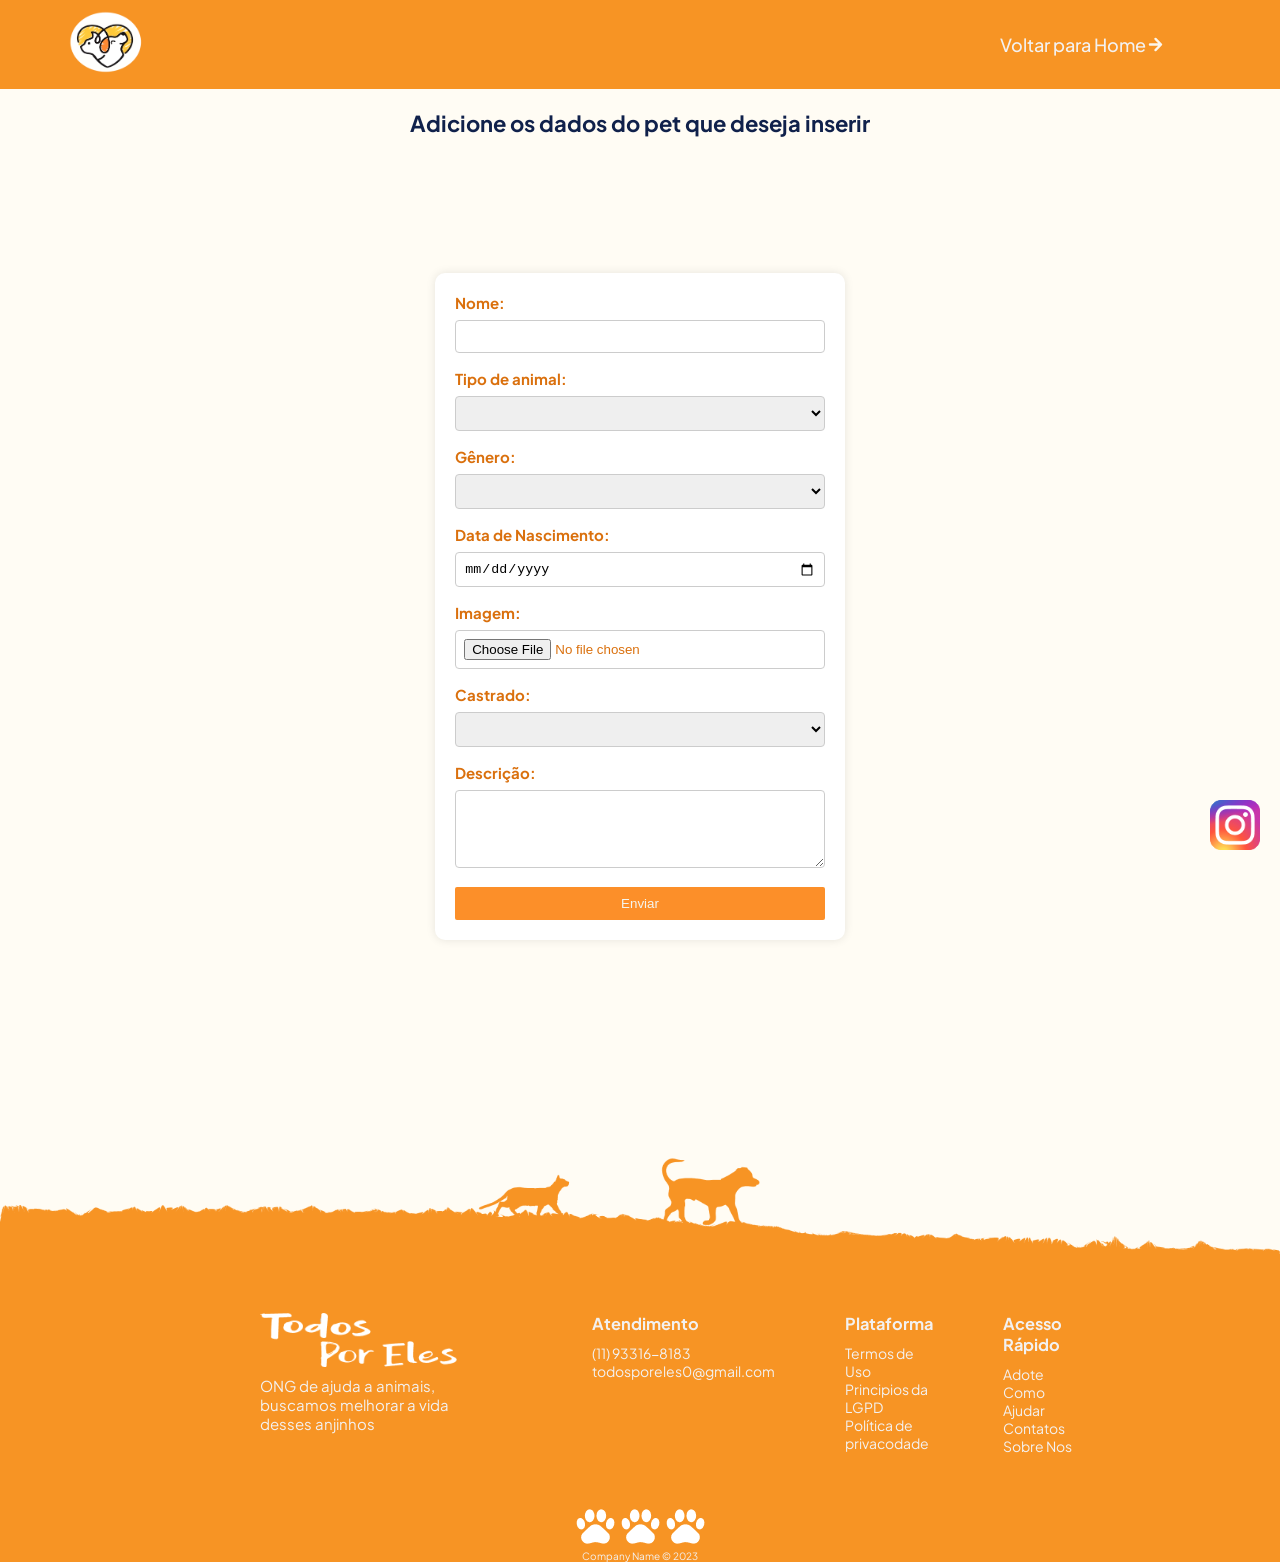
<file: administracao.html>
<!DOCTYPE html>
<html lang="en">

<head>
  <meta charset="UTF-8" />
  <meta http-equiv="X-UA-Compatible" content="IE=edge" />
  <meta name="viewport" content="width=device-width, initial-scale=1.0" />
  <title>Area Administrativa - Todos Por Eles</title>
  <link rel="stylesheet" href="https://unpkg.com/aos@next/dist/aos.css" />
  <link rel="shortcut icon" href="img/fav-icon-pet.png" type="image/x-icon">
  <link rel="stylesheet" href="css/home.css" />
  <link rel="stylesheet" href="css/administracao.css" />
</head>

<body>
  <header class="info-bg">
    <div class="limitador">
      <h1>
        <a id="logo-menu" href="index.html"><img src="img/logo-menu.png" alt="Logo" /></a>
      </h1>
      <nav>
        <ul class="menu" id="menu-restrito">
          <li>
            <a href="index.html">Voltar para Home <svg xmlns="http://www.w3.org/2000/svg" width="19" height="19"
                viewBox="0 0 24 24" fill="none" stroke="#fcf6ec" stroke-width="3" stroke-linecap="round"
                stroke-linejoin="round">
                <path d="M5 12h13M12 5l7 7-7 7" />
              </svg></a>
          </li>
        </ul>
      </nav>
    </div>
  </header>

  <main>
    <h2>Adicione os dados do pet que deseja inserir</h2>
    <div class="assunto">
      <form method="post" enctype="multipart/form-data">
        <label for="nome">Nome:</label>
        <input type="text" id="nome" name="nome" required>

        <label for="tipoAnimal">Tipo de animal:</label>
        <select id="tipoAnimal" name="tipoAnimal" required>
          <option value=""></option>
          <option value="Gato">Gato</option>
          <option value="Cachorro">Cachorro</option>
          <option value="Outro">Outro</option>
        </select>

        <label for="genero">Gênero:</label>
        <select id="genero" name="genero" required>
          <option value=""></option>
          <option value="Fêmea">Fêmea</option>
          <option value="Macho">Macho</option>
        </select>

        <label for="dataNascimento">Data de Nascimento:</label>
        <input type="date" id="dataNascimento" name="dataNascimento">

        <label for="imagem">Imagem:</label>
        <input type="file" id="imagem" name="imagem" accept="image/*">

        <label for="castrado">Castrado:</label>
        <select id="castrado" name="castrado" required>
          <option value=""></option>
          <option value="Castrado">Castrado</option>
          <option value="Não Castrado">Não Castrado</option>
        </select>

        <label for="descricao">Descrição:</label>
        <textarea id="descricao" name="descricao" rows="4" required></textarea>

        <button class="btn-form" type="submit">Enviar</button>
      </form>
      <div id="btnInstagram">
        <a target="_blank/" href="https://www.instagram.com/todosporeles_/"><img src="img/icon-instagram-fixo.png"
            alt=""></a>
      </div>
      <!-- <fieldset>
            <input placeholder="+55 | DD + Telefone" type="tel" tabindex="3" required>
            </fieldset> -->

    </div>
    <div id="btnInstagram">
      <a target="_blank/" href="https://www.instagram.com/todosporeles_/"><img src="img/icon-instagram-fixo.png"
          alt=""></a>
    </div>
  </main>
  <img src="img/footer-decoracaoo.png" alt="" class="dec">
  <footer>
    <div class="container-footer-rotas">
      <div class="logo-footer">
        <img src="img/todos-por-eles.png" alt="">
        <p>ONG de ajuda a animais, buscamos melhorar a vida desses anjinhos</p>
      </div>
      <div class="footer-atendimento">
        <h3>Atendimento</h3>
        <ul>
          <li><a href="sobre-nos.html">(11) 93316-8183</a></li>
          <li><a href="sobre-nos.html">todosporeles0@gmail.com</a></li>
        </ul>
      </div>
      <div class="footer-plataforma">
        <h3>Plataforma</h3>
        <ul>
          <li><a href="#">Termos de Uso</a></li>
          <li><a href="#">Principios da LGPD</a></li>
          <li><a href="#">Política de privacodade</a></li>
        </ul>
      </div>
      <div class="footer-mapa">
        <h3>Acesso Rápido</h3>
        <ul>
          <li><a href="adocao.html">Adote</a></li>
          <li><a href="#">Como Ajudar</a></li>
          <li><a href="sobre-nos.html">Contatos</a></li>
          <li><a href="sobre-nos.html#quem-somos.html">Sobre Nos</a></li>
        </ul>
      </div>
    </div>
    <div class="sub-footer">
      <div class="redes-sociais">
        <a href="#" class="icon-instagram"><img src="img/patinha.png" alt=""></a>
        <a href="#" class="icon-facebook"><img src="img/patinha.png" alt=""></i></a><a href="#">
          <a href="#" class="icon-git"><img src="img/patinha.png" alt=""></a>
      </div>
      <p class="copyright">Company Name © 2023</p>
    </div>
  </footer>
  <script src="js/toggle-switch.js"></script>
  <div vw class="enabled">
    <div vw-access-button class="active"></div>
    <div vw-plugin-wrapper>
      <div class="vw-plugin-top-wrapper"></div>
    </div>
  </div>
  <script src="https://vlibras.gov.br/app/vlibras-plugin.js"></script>
  <script>
    new window.VLibras.Widget('https://vlibras.gov.br/app');
  </script>
  <script src="js/inserirCachorro.js"></script>
</body>

</html>
</file>
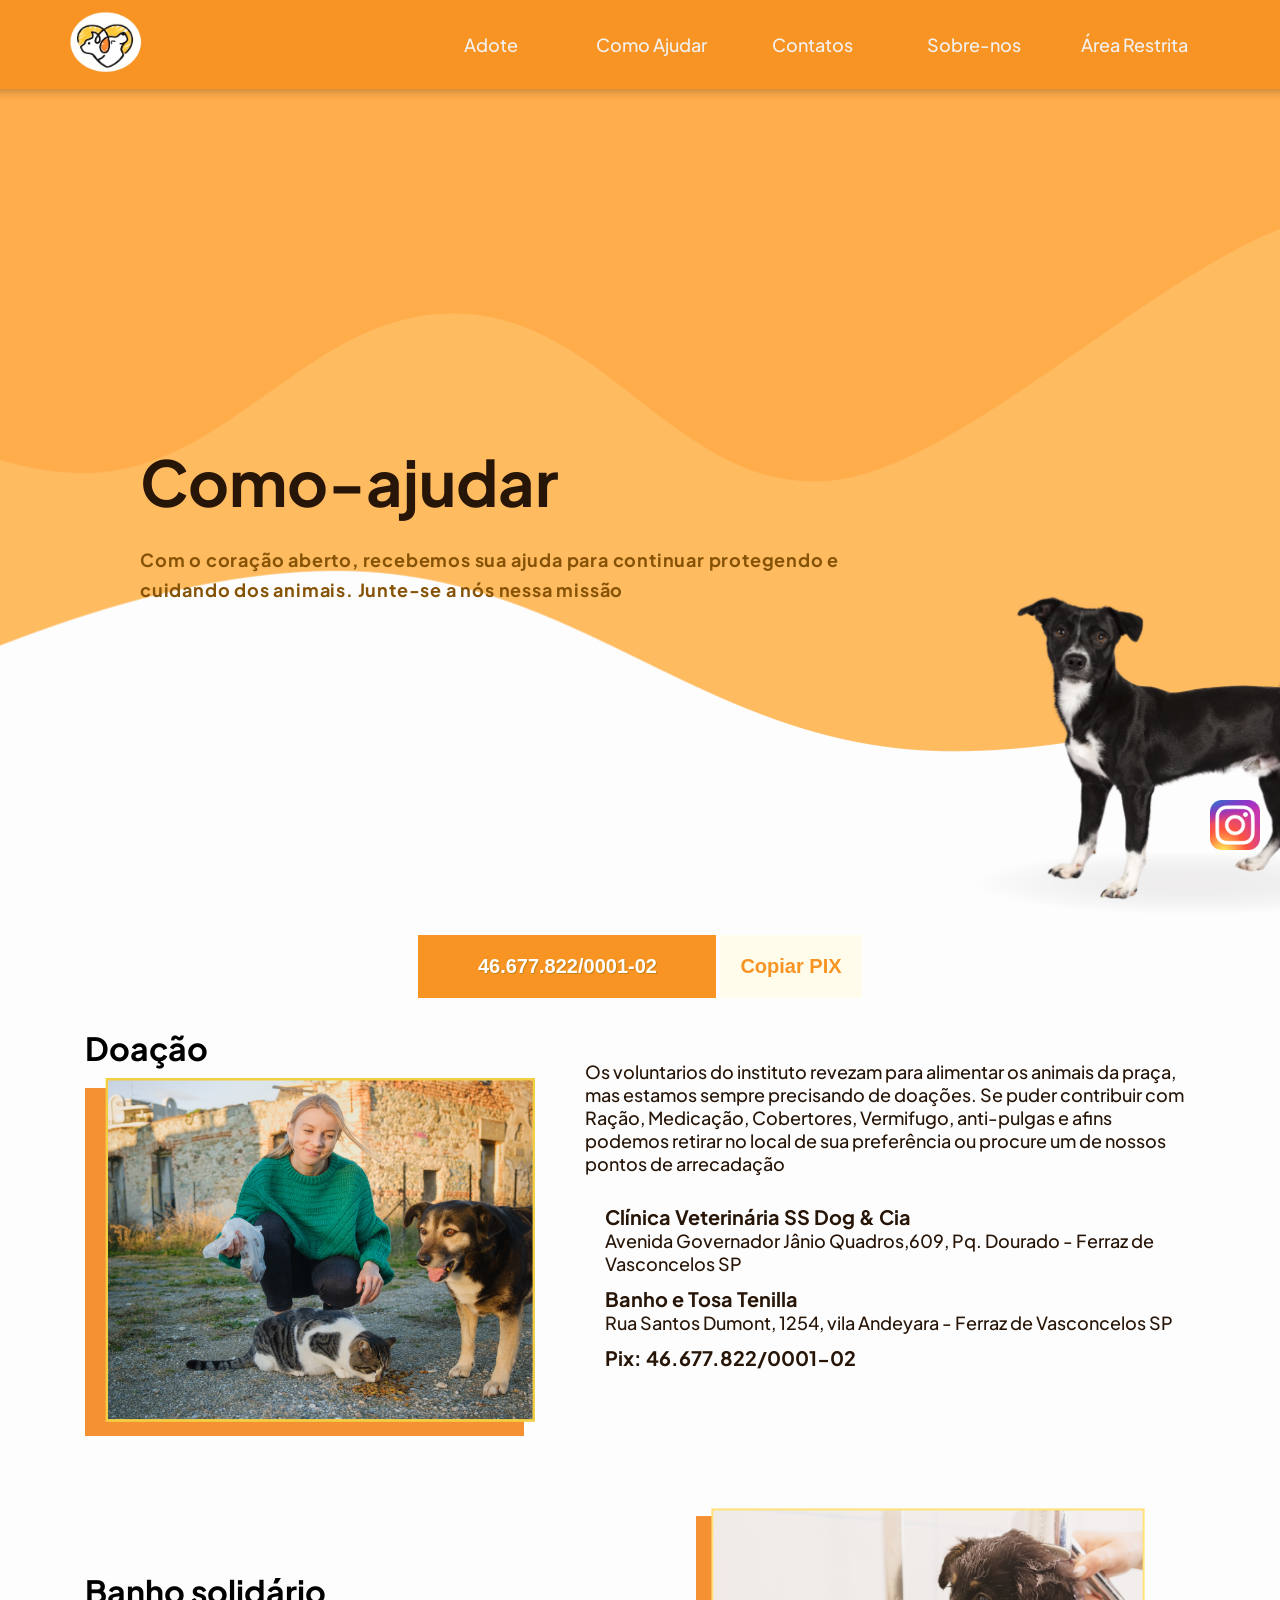
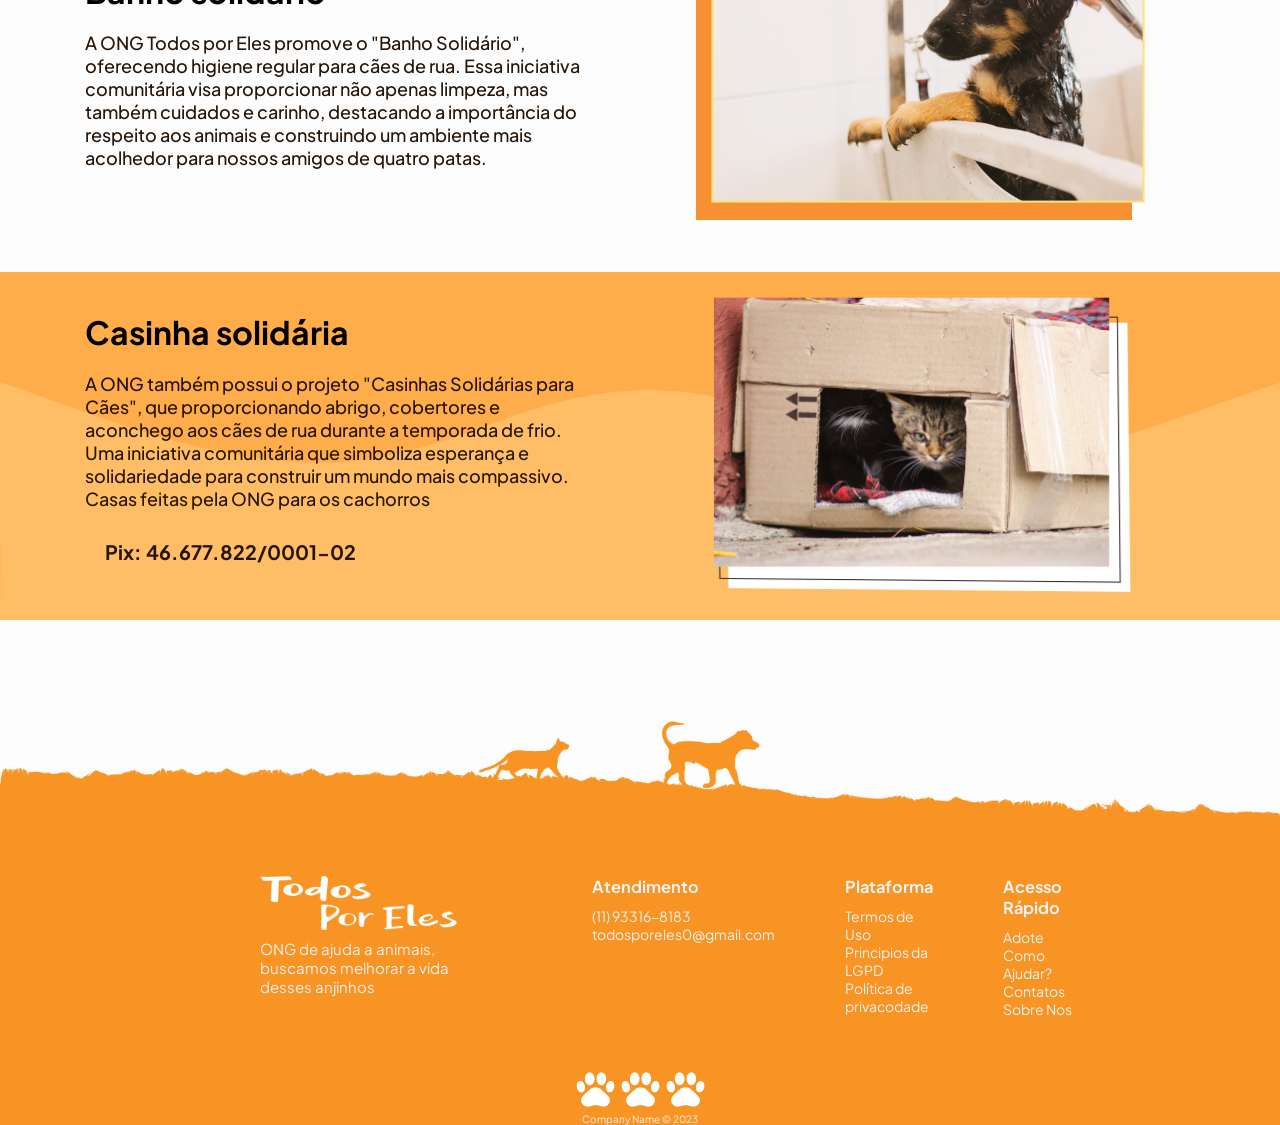
<file: como-ajudar.html>
<!DOCTYPE html>
<html lang="en">

<head>
  <meta charset="UTF-8" />
  <meta http-equiv="X-UA-Compatible" content="IE=edge" />
  <meta name="viewport" content="width=device-width, initial-scale=1.0" />
  <title>Adoção - Todos Por Eles</title>
  <link rel="stylesheet" href="https://unpkg.com/aos@next/dist/aos.css" />
  <link rel="shortcut icon" href="img/fav-icon-pet.png" type="image/x-icon">
  <link rel="stylesheet" href="css/home.css" />

  <link rel="stylesheet" href="css/como-ajudar.css" />

</head>

<body>
  <header class="info-bg">
    <div class="limitador">
      <h1>
        <a id="logo-menu" href="index.html"><img src="img/logo-menu.png" alt="Logo" /></a>
      </h1>
      <nav>
        <h2>
          <a href="" class="icone"><img src="img/icon-menu.svg" alt="icone de menu"></a>
        </h2>
        <ul class="menu">
          <li><a href="adocao.html">Adote</a></li>
          <li><a href="como-ajudar.html">Como Ajudar</a></li>
          <li><a href="sobre-nos.html">Contatos</a></li>
          <li><a href="sobre-nos.html#quem-somos">Sobre-nos</a></li>
          <li><a href="login.html">Área Restrita</a></li>
        </ul>
      </nav>
    </div>
  </header>

  <main>

    <article class="destaque-adocao">
      <div class="destaque-texto">
        <h2>Como-ajudar</h2>
          <p>Com o coração aberto, recebemos sua ajuda para continuar protegendo e cuidando dos animais. Junte-se a nós nessa missão</p>
      </div>
    </article>

        
    <section id="pix">
      <input type="text" id="pixInput"  value="46.677.822/0001-02" readonly>
      <button onclick="copyToClipboard()" >Copiar PIX</button>
    </section>


    <div class="section-banner limitador">
      <div class="img-field">
        <div class="title-field">
          <h4 class="title">Doação</h4>
        </div>
        <img src="img/doacao.png" alt="">
      </div>
      <div class="text-field">
       <p>
        Os voluntarios do instituto revezam para alimentar os animais da praça, mas estamos sempre precisando de doações. Se puder contribuir com Ração, Medicação, Cobertores, Vermifugo, anti-pulgas e afins podemos retirar no local de sua preferência ou procure um de nossos pontos de arrecadação</p>
        <ul>
          <li>
            <h3>Clínica Veterinária SS Dog & Cia</h3>
            <p>Avenida Governador Jânio Quadros,609, Pq. Dourado - Ferraz de Vasconcelos SP</p>
          </li>
          <li>
            <h3>Banho e Tosa Tenilla</h3>
            <p>Rua Santos Dumont, 1254, vila Andeyara - Ferraz de Vasconcelos SP</p>
          </li>
          <li>
            <h3>Pix: 46.677.822/0001-02</h3>
          </li>
        </ul>
      </div>
    </div>

    <div class=" section-banner section2 limitador">
      <div class="text-field">
        <div class="title-field">
          <h4 class="title">Banho solidário</h4>
        </div>
        <p>A ONG Todos por Eles promove o "Banho Solidário", oferecendo higiene regular para cães de rua. Essa
          iniciativa comunitária visa proporcionar não apenas limpeza, mas também cuidados e carinho, destacando a
          importância do respeito aos animais e construindo um ambiente mais acolhedor para nossos amigos de quatro
          patas.</p>

      </div>
      <div class="img-field">
        <img src="img/banho.png" alt="">
      </div>
    </div>

      <div class="section3">
        <div class="limitador section-banner section2">
          <div class="text-field">
            <div class="title-field">
              <h4 class="title">Casinha solidária</h4>
            </div>
              <p>A ONG também possui o projeto "Casinhas Solidárias para Cães", que proporcionando abrigo, cobertores e
                aconchego aos cães de rua durante a temporada de frio. Uma iniciativa comunitária que simboliza esperança e solidariedade para construir um
                mundo mais compassivo. Casas feitas pela ONG para os cachorros</p>
                <ul>
                  <li>
                    <h3>Pix: 46.677.822/0001-02</h3>
                  </li>
                </ul>
          </div>
          <div class="img-field">
            <img src="img/casinha.png" alt="">
          </div>
        </div>
      </div>


    <div id="btnInstagram">
      <a target="_blank/" href="https://www.instagram.com/todosporeles_/"><img src="img/icon-instagram-fixo.png"
          alt=""></a>
    </div>
  </main>


  <!-- Footer -->

  <img id="footer-decoracao" src="img/footer-decoracaoo.png" alt="" class="dec">
  <footer>
    <div class="container-footer-rotas">
      <div class="logo-footer">
        <img src="img/todos-por-eles.png" alt="">
        <p>ONG de ajuda a animais, buscamos melhorar a vida desses anjinhos</p>
      </div>
      <div class="footer-atendimento">
        <h3>Atendimento</h3>
        <ul>
          <li><a href="sobre-nos.html">(11) 93316-8183</a></li>
          <li><a href="sobre-nos.html">todosporeles0@gmail.com</a></li>
        </ul>
      </div>
      <div class="footer-plataforma">
        <h3>Plataforma</h3>
        <ul>
          <li><a href="#">Termos de Uso</a></li>
          <li><a href="#">Principios da LGPD</a></li>
          <li><a href="#">Política de privacodade</a></li>
        </ul>
      </div>
      <div class="footer-mapa">
        <h3>Acesso Rápido</h3>
        <ul>
          <li><a href="adocao.html">Adote</a></li>
          <li><a href="#">Como Ajudar?</a></li>
          <li><a href="sobre-nos.html">Contatos</a></li>
          <li><a href="sobre-nos.html#quem-somos.html">Sobre Nos</a></li>
        </ul>
      </div>
    </div>
    <div class="sub-footer">
      <div class="redes-sociais">
        <a href="#" class="icon-instagram"><img src="img/patinha.png" alt=""></a>
        <a href="#" class="icon-facebook"><img src="img/patinha.png" alt=""></i></a><a href="#">
          <a href="#" class="icon-git"><img src="img/patinha.png" alt=""></a>
      </div>
      <p class="copyright">Company Name © 2023</p>
    </div>
  </footer>

  <!-- Js -->
  <script src="js/menu.js"></script>
  <!-- Copiar Pix -->
  <script>
    function copyToClipboard() {
      const input = document.getElementById('pixInput');
      navigator.clipboard.writeText(input.value).then(() => {
        alert('Pix copiado');
      });
    }
  </script>
  
  <div vw class="enabled">
    <div vw-access-button class="active"></div>
    <div vw-plugin-wrapper>
      <div class="vw-plugin-top-wrapper"></div>
    </div>
  </div>
  <script src="https://vlibras.gov.br/app/vlibras-plugin.js"></script>
  <script>
    new window.VLibras.Widget('https://vlibras.gov.br/app');
  </script>

</body>






</html>
</file>
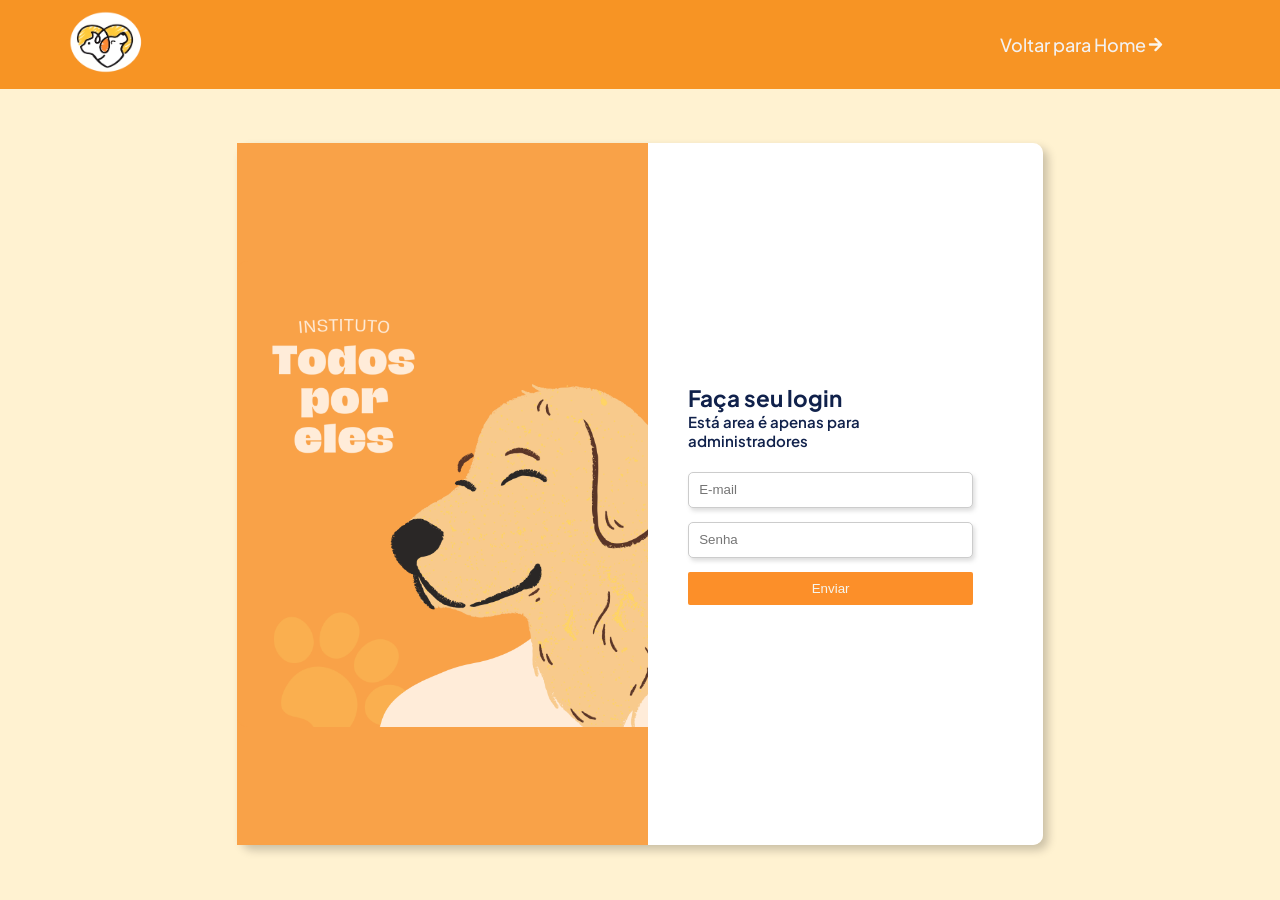
<file: login.html>
<!DOCTYPE html>
<html lang="pt-br">

<head>
  <meta charset="UTF-8">
  <meta name="viewport" content="width=device-width, initial-scale=1.0">
  <title>Login</title>
  <link rel="stylesheet" href="css/home.css">
  <link rel="stylesheet" href="css/login.css">
</head>
<header class="info-bg">
  <div class="limitador">
    <h1>
      <a id="logo-menu" href="index.html"><img src="img/logo-menu.png" alt="Logo" /></a>
    </h1>
    <nav>
      <ul class="menu" id="menu-restrito">
        <li>
          <a href="index.html">Voltar para Home <svg xmlns="http://www.w3.org/2000/svg" width="19" height="19"
              viewBox="0 0 24 24" fill="none" stroke="#fcf6ec" stroke-width="3" stroke-linecap="round"
              stroke-linejoin="round">
              <path d="M5 12h13M12 5l7 7-7 7" />
            </svg></a>

        </li>
      </ul>
    </nav>
  </div>
</header>

<body>
  <main>
    <div class="container-login">
      <div class="form-img-login">
        <img src="img/login-img.png" alt="">
      </div>

      <div class="form-login">
        <form method="post" class="row g-3" id="loginForm">
          <div class="form-header">
            <h2>Faça seu login</h2>
            <p>Está area é apenas para administradores</p>
          </div>
          <div>
            <input type="email" placeholder="E-mail" name="email" id="email">
            <input type="password" placeholder="Senha" name="password" id="password">
            <button id="mn" class="btn-form" type="submit"> Enviar </button>
          </div>
        </form>
      </div>
    </div>
  </main>
  <script src="https://cdn.jsdelivr.net/npm/bootstrap@5.3.1/dist/js/bootstrap.bundle.min.js"
    integrity="sha384-HwwvtgBNo3bZJJLYd8oVXjrBZt8cqVSpeBNS5n7C8IVInixGAoxmnlMuBnhbgrkm"
    crossorigin="anonymous"></script>
  <script src="js/formController.js"></script>

</body>

</html>
</file>
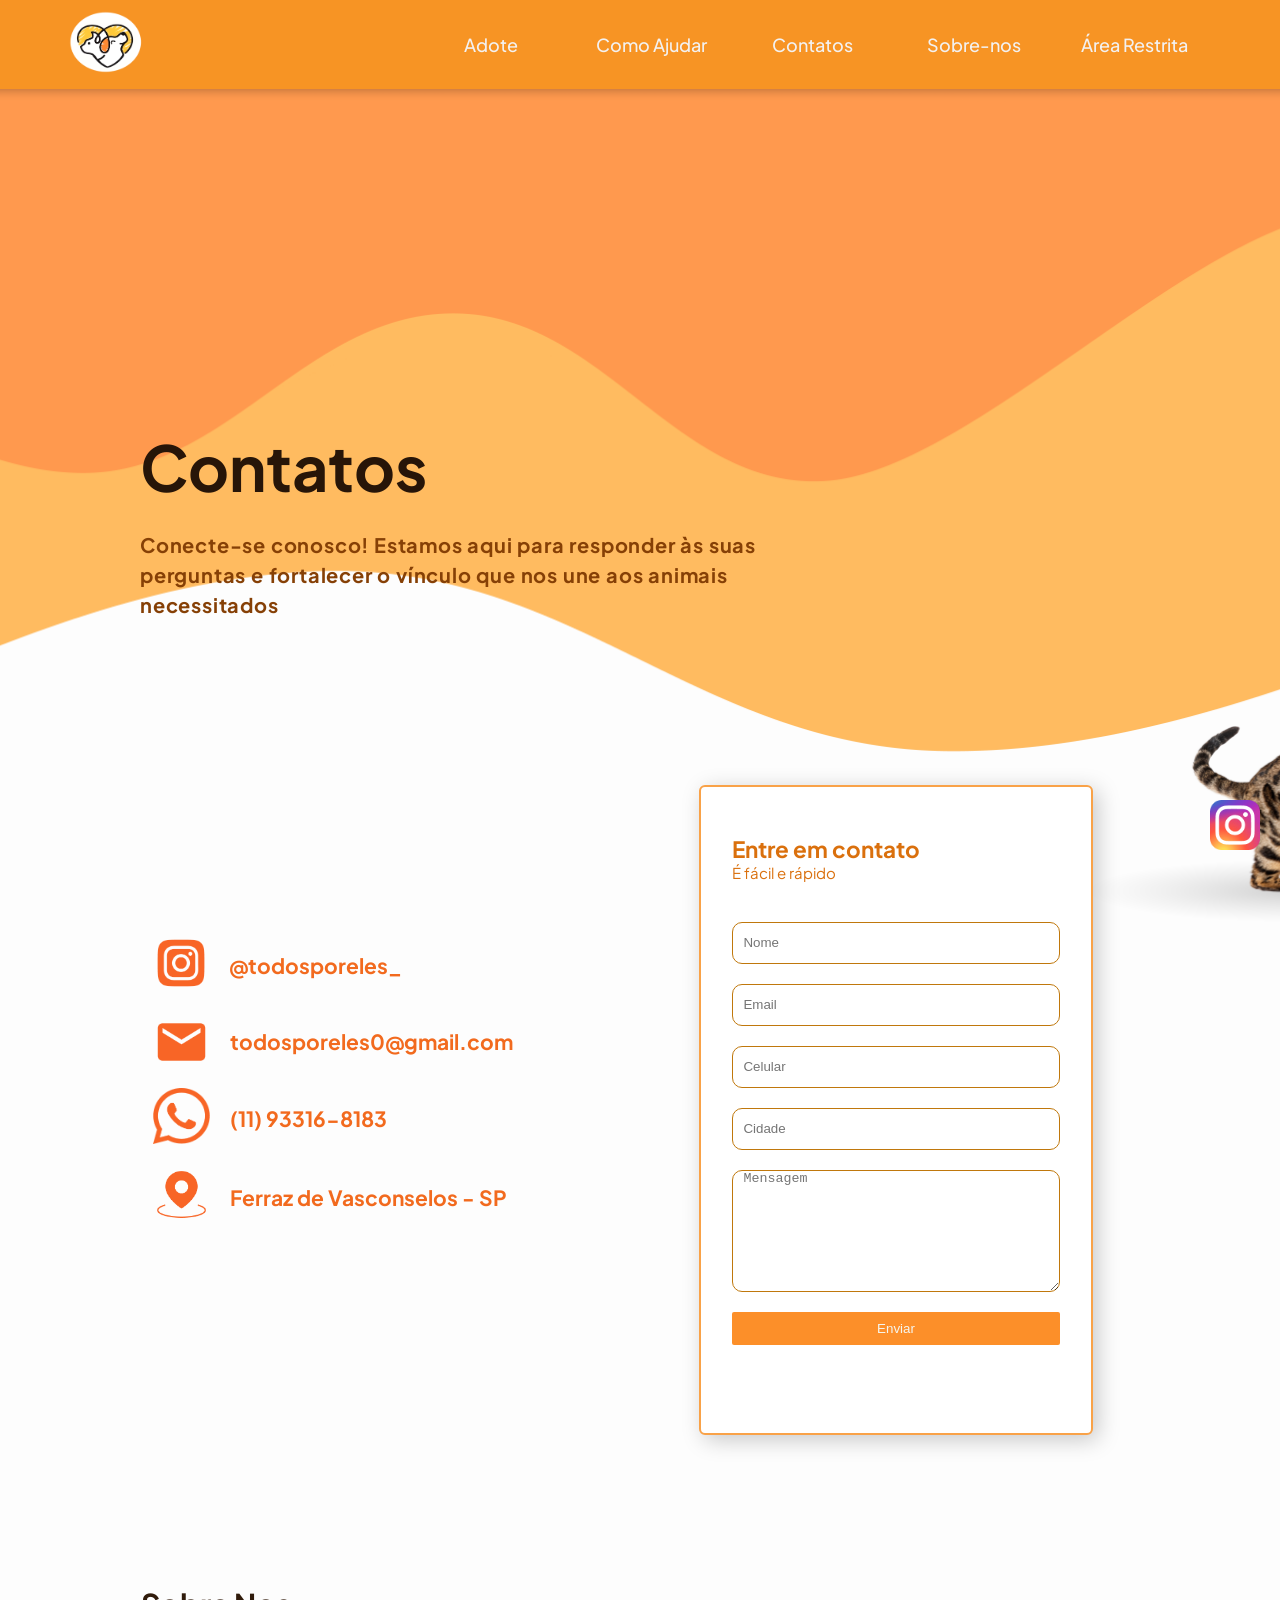
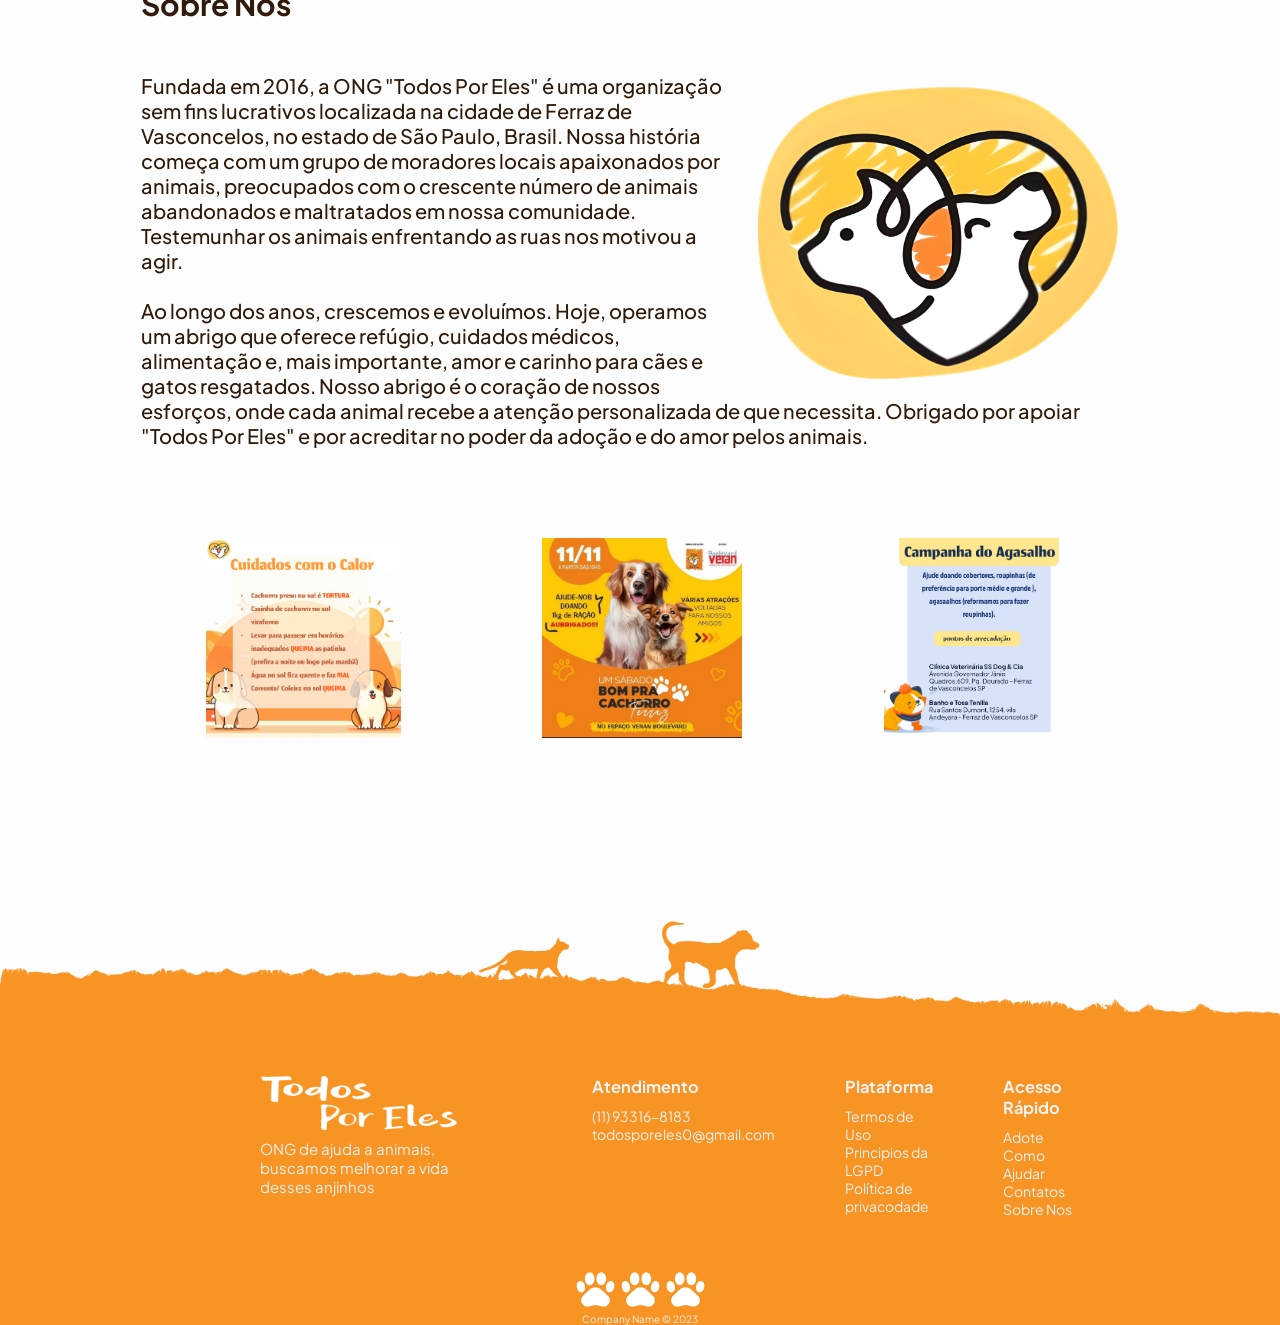
<file: sobre-nos.html>
<!DOCTYPE html>
<html lang="en">
    <head>
      <meta charset="UTF-8" />
      <meta http-equiv="X-UA-Compatible" content="IE=edge" />
      <meta name="viewport" content="width=device-width, initial-scale=1.0" />
      <title>Quem Somos - Todos Por Eles</title>
      <link rel="shortcut icon" href="img/fav-icon-pet.png" type="image/x-icon">
      <link rel="stylesheet" href="css/home.css"/>
      <link rel="stylesheet" href="css/sobre-nos.css"/>

          <!-- importação do css do plugin lightbox -->
    <link href="lightbox/css/lightbox.min.css" rel="stylesheet" />

    </head>
      <body>
        <header class="info-bg">
          <div class="limitador">
            <h1>
              <a id="logo-menu" href="index.html"
              ><img src="img/logo-menu.png" alt="Logo"
              /></a>
            </h1>
            <nav>
              <h2>
                <a href="" class="icone"><img src="img/icon-menu.svg" alt="icone de menu"></a>
              </h2>
              <ul class="menu">
                <li><a href="adocao.html">Adote</a></li>
                <li><a href="como-ajudar.html">Como Ajudar</a></li>
                <li><a href="sobre-nos.html">Contatos</a></li>
                <li><a href="sobre-nos.html#quem-somos">Sobre-nos</a></li>
                <li><a href="login.html">Área Restrita</a></li>
              </ul>
            </nav>
          </div>
        </header>   

      <main>
        <article class="destaque-adocao">
          <div class="destaque-texto">
              <h2 >Contatos</h2>
              <p>Conecte-se conosco! Estamos aqui para responder às suas perguntas e fortalecer o vínculo que nos une aos animais necessitados</p>
          </div>
        </article>


          <section id="contatos-container">
            <div class="todos-contatos">
              <ul>
                <div>
                  <a href="https://www.instagram.com/todosporeles_/"><img src="img/icon-instagram.png" alt=""></a><li>  @todosporeles_</li>
                </div>
                <div>
                  <img src="img/icon-email.png" alt=""><li>  todosporeles0@gmail.com</li>
                </div>
                <div>
                  <a href="https://api.whatsapp.com/send?phone=5511933168183&text=Vim%20pelo%20seu%20site%20e"target="_blank"><img src="img/icon-whatsapp.png" alt=""></a><li>  (11) 93316-8183</li>
                </div>
                <div>
                  <a href=""><img src="img/icon-local.png" alt=""></a><li>  Ferraz de Vasconselos - SP</li>
                </div>
              </ul>
            </div>
            <div class="contato-form">
              <form action="https://formspree.io/f/moqozqoo" method="POST">
                <h1 class="text center">Entre em contato</h1>
                <p class="text center">É fácil e rápido</p>
                    <input required type="text" name="nome" id="nome" placeholder="Nome">

                    <input type="email" name="email" id="email" placeholder="Email">

                    <input required id="celular" name="celular" type="tel" placeholder="Celular">

                    <input type="text" id="cidade" name="cidade" placeholder="Cidade">

                  <textarea name="mensagem" id="textarea" rows="8" placeholder="Mensagem"required></textarea>
                  <button id="my-form-button" class="btn-form" type="submit">Enviar</button>
                 <p id="my-form-status"></p>
              </form>
            </div>
          </section>

          <article class="text-contatos limitador">
            <h2 id="quem-somos">Sobre Nos </h2><br><br>
            <img src="img/logo-sobre-nos.png" alt="">
            <p>Fundada em 2016, a ONG "Todos Por Eles" é uma organização sem fins lucrativos localizada na cidade de Ferraz de Vasconcelos, no estado de São Paulo, Brasil.
              Nossa história começa com um grupo de moradores locais apaixonados por animais, preocupados com o crescente número de animais abandonados e maltratados em nossa comunidade. Testemunhar os animais enfrentando as ruas nos motivou a agir.</p><br>
              <p>Ao longo dos anos, crescemos e evoluímos. Hoje, operamos um abrigo que oferece refúgio, cuidados médicos, alimentação e, mais importante, amor e carinho para cães e gatos resgatados. Nosso abrigo é o coração de nossos esforços, onde cada animal recebe a atenção personalizada de que necessita.
                Obrigado por apoiar "Todos Por Eles" e por acreditar no poder da adoção e do amor pelos animais.</p>
          </article>

          <article class="fotos-ong limitador">
            <figure class="galeria-ong">
                <a href="img/postagem1.png" data-lightbox="galeria" data-title="  Cuidados com o calor"><img src="img/postagem1.png" alt=""></a>
                <a href="img/postagem2.png" data-lightbox="galeria" data-title="  Feira de adoção"><img src="img/postagem2.png" alt=""></a>
                <a href="img/postagem3.png" data-lightbox="galeria" data-title="  Campanha do agasalho"><img src="img/postagem3.png" alt=""></a>
            </figure>
          </article>

          <div id="btnInstagram">
            <a target="_blank/" href="https://www.instagram.com/todosporeles_/"><img src="img/icon-instagram-fixo.png" alt=""></a>
          </div>

    </main>  

    <img id="footer-decoracao" src="img/footer-decoracaoo.png" alt="" class="dec">
    <footer>
      <div class="container-footer-rotas">
        <div class="logo-footer">
          <img src="img/todos-por-eles.png" alt="">
          <p>ONG de ajuda a animais, buscamos melhorar a vida desses anjinhos</p>
        </div>
        <div class="footer-atendimento">
          <h3>Atendimento</h3>
          <ul>
            <li><a href="sobre-nos.html">(11) 93316-8183</a></li>
            <li><a href="sobre-nos.html">todosporeles0@gmail.com</a></li>
          </ul>
        </div>
        <div class="footer-plataforma">
            <h3>Plataforma</h3>
            <ul>
                <li><a href="#">Termos de Uso</a></li>
                <li><a href="#">Principios da LGPD</a></li>
                <li><a href="#">Política de privacodade</a></li>
            </ul>
        </div>
        <div class="footer-mapa">
            <h3>Acesso Rápido</h3>
            <ul>
                <li><a href="adocao.html">Adote</a></li>
                <li><a href="#">Como Ajudar</a></li>
                <li><a href="sobre-nos.html">Contatos</a></li>
                <li><a href="sobre-nos.html">Sobre Nos</a></li>
            </ul>
        </div>
      </div>
      <div class="sub-footer">
        <div class="redes-sociais">
            <a href="#" class="icon-instagram"><img src="img/patinha.png" alt=""></a>
            <a href="#" class="icon-facebook"><img src="img/patinha.png" alt=""></i></a><a href="#">
            <a href="#"class="icon-git"><img src="img/patinha.png" alt=""></a>
        </div>
        <p class="copyright">Company Name © 2023</p>
      </div>
    </footer>

    
    <script src="js/toggle-switch.js"></script>
    <script src="js/menu.js"></script>

        <!-- biblioteca jquery LIGHTBOX-->
        <script src="https://cdnjs.cloudflare.com/ajax/libs/jquery/3.6.4/jquery.min.js"></script>

        <!-- importando o plugin lightbox-->
        <script src="lightbox/js/lightbox.min.js"></script>
        <script>
          lightbox.option({
             alwaysShowNavOnTouchDevices: true,
            'resizeDuration': 200,
            'wrapAround': true,
             albumLabel: "Foto %1 de %2"
          })
      </script>
      
        <!-- Vlibras -->
    <div vw class="enabled">
      <div vw-access-button class="active"></div>
      <div vw-plugin-wrapper>
        <div class="vw-plugin-top-wrapper"></div>
      </div>
    </div>
  <script src="https://vlibras.gov.br/app/vlibras-plugin.js"></script>
  <script>
    new window.VLibras.Widget('https://vlibras.gov.br/app');
  </script>
  </body>
</html>
</file>
<file: css/home.css>
@import url("https://fonts.googleapis.com/css2?family=Plus+Jakarta+Sans:wght@300;400;500;600;700&display=swap");

* {
  box-sizing: border-box;
  margin: 0;
  padding: 0;
}

:root {
  --font-family-primary: "Plus Jakarta Sans", sans-serif;
  --primary-color: #f79424;
  --secondary-color: #eb8f27;
  --tertiary-color: #e7cc6b;
  --quaternary-color: #f3f1f0;
  --quinary-color: #39394a;
  --letter-spacing: 0.8px;
  --margin-primary: 11.5rem;
}

html {
  font-size: 10px;
  scroll-behavior: smooth;
  margin: 0;
  font-family: 'Rajdhani', sans-serif;
  
}

/* Cor de fundo do scroll */
::-webkit-scrollbar {
  background-color: #f5f5f5; 
  width: 15px;
}
/* Cor da barra de rolagem */
::-webkit-scrollbar-thumb {
  background-color: var(--secondary-color); 
  height: 200px;
}

body {
  font-family: var(--font-family-primary);
  background-color: #FFBE41;
  color: var(--quaternary-color);

  display: flex;
  min-height: 100vh;
  flex-direction: column;
}

main {
  flex: 1;
  margin-bottom: 100px;
}

img:not(header h1 a img) {
  max-width: 100%;
}

button {
  cursor: pointer;
}

.limitador {
  margin: 0 auto;
  max-width: 1150px;
  width: calc(
    100% - 100px
  ); /* a largura é a largura total menos 100px (50px para cada lado) */
}
.limitador1{
  width: 95vw;
  margin: auto;
}



/* Menu */
header{
  position: sticky;
  top: 0;
  z-index: 10;
  padding: 11px;
}

.info-bg {
  position: sticky;
  top: 0;
  z-index: 10;
  background-color: var(--primary-color);
}

header div {
  display: flex;
  justify-content: space-between;
  align-items: center;
}

nav {
  width: 70%;
}

.icone {
  display: none;
}

.menu {
  display: flex;
  list-style: none;
  align-items: center;
  justify-content: space-between;
}

.menu li {
  font-weight: 500;
  font-size: 1.8rem;
  width: 100%;
}

.menu a {
  text-decoration: none;
  display: flex;
  align-items: center;
  justify-content: center;
  height: 50px;
  transition: 0.3s;
  color: var(--quaternary-color);
}
#menu-restrito{
  justify-content: end;
  align-items: center;
}
#menu-restrito li {
  width: 33%;

}

.menu a:hover,
.menu a:focus {
  background-color: var(--secondary-color);
  color: var(--quaternary-color);
  cursor: url('../img/patinha.png')
  , auto; 
}
#logo-menu img{
  max-height: 74px;
  max-width: 79px;
}


.sobre-ong{
  margin: auto;
  padding: 1rem;
  display: flex;
  justify-content: center;
  align-items: center;
  font-size: 2.2rem;
  background-color: #fffcf4;
  color: #F8A528;
}

.sobre-ong p{
  width: 40%;
}
.sobre-ong img{
  height: 350px;
  width: 394px;
  margin-top: 0;
  margin-right: 6rem;
  content: url('../img/logo-sobre-nos.png');
}

.sobre-ong a{
  text-decoration: none;
  color: #F8A528;
  font-weight: bold;
}


.container-projetos{
  display: flex;
  flex-wrap: wrap;
  justify-content: space-evenly;
  margin: auto;
  width: 73%;
  font-size: 14px;
  font-weight: bold;
  text-align: center;
  padding-top: 70px;
}
.container-projetos p{
  text-shadow: 1px 1px rgb(223, 168, 32);
}

.background{
  width: 100%;
  background-image: url(../img/wave-home1.png);
  background-size: cover;
  background-repeat: no-repeat;
  background-position: center;
}

.container-projetos a, .btn-adote{
  color: var(--tertiary-color);
  text-decoration: none;
  background-color: rgb(248, 248, 248);
  padding: 6px;
  border-radius: 5px;
  font-weight: bold;
  cursor: pointer;
}

.projeto{
  max-width: 240px;
  min-height: 250px;
  padding: 30px;
  box-sizing: border-box;
  margin:20px;
}

.projeto img{
  width : 90px;
  height : 80px;
}
.projeto p{
  margin-top: 15px;
  margin-bottom: 19px;
}
/* .projeto a{
  font-weight: bold;
  cursor: pointer;
} */


/* .card1:hover, .card2:hover, .card3:hover, .card4:hover{
  box-shadow: #a7a7a783 0 4px 21px 1px ;
  transform: scale(1.03);
}

.card1:focus, .card2:focus, .card3:focus, .card4:focus{
  transform: scale(1.03);
} */

.container-adote{
  display: flex;
  flex-wrap: wrap;
  height: 54%;
  margin-top: 88px;
}

.container-adote img{
  width: 58%;
}
.container-adote .texto{
  width: 42%;
  background-color: #FFA031;
  padding: 4.5rem;
}
.btn-adote{
  color: #FFBE41;
  font-size: clamp(2.3rem, 2vw, 2.2rem);

}
.container-adote .texto h2{
  color: #FFE6B5;
  font-size: clamp(4.4rem, 5vw, 7.5rem);
  /* font-size: 6rem; */
}

  .container-adote .texto p{
  color: #f3f3f3;
  margin: 2.5rem auto;
  font-size: clamp(1.9rem, 2vw, 2.1rem);

}


.section-contato{
  /* background-color: #fdfbf5; */
  background-color: #FFA031;
  color: #2b3b95;
  display: flex;
  justify-content: start;
  align-items: center;
  height: 480px;

}

.container-form{
  width: 58%;
  display: flex;
  justify-content: center;
  align-items: center;
  height: 100%;
}
.container-form form{
  margin: auto;
  margin-top: 22px;
  margin-bottom: 22px;
  border: 1px rgb(155, 155, 155);
  border-radius: 6px;
  width: 54%;
  height: 90%;
  padding: 30px;
  background-color: #fffcf8;
  color: rgb(218, 112, 13);
  display: flex;
  justify-content: center;
  flex-direction: column;
  font-size: clamp(1.2rem, 2vw, 1.3rem);

}

.container-form form input, .container-form textarea{
  border-radius: 10px;
  border: solid 1px rgb(192, 120, 12);
  margin-bottom: 20px;
  padding-left: 10px;
  width: 100%;
}

.container-form form input{
  height: 50px;
}
.section-contato img{
  width: 58%;
  height: 100%;
}
.container-form #nome{
  margin-top: 22px;
}
.btn-form{
  background-color: rgb(252, 143, 41);
  color: rgb(245, 245, 238);
  border: 0px;
  border-radius: 2px;
  padding: 9px 22px;
  margin: 5 auto 0 auto;
  display: block;
  width: 100%;
}
.btn-form a{
  text-decoration: none;
  color: rgb(245, 245, 238);
  font-weight: bold;
}

footer{
  background-color: var(--primary-color);
  color: var(--quaternary-color);
}
.container-footer-rotas{
  display: flex;
  justify-content: center;

  width: 75%;
  margin: 2rem auto;
}
footer a{
  text-decoration: none;
  color: var(--quaternary-color);
  list-style: none;
}
footer li{
  list-style: none;
}
footer h3{
  margin-bottom: 1rem ;
}
.footer-atendimento, .footer-plataforma, .footer-mapa{
  width: 21%;
  font-size: 1.4rem;
  margin: 0 3.5rem ;
}
.logo-footer{
  width: 31;
  padding: 0 10rem;
  font-size: 1.5rem;
}
.logo-footer img{
  margin-bottom: 0.6rem;
}

.sub-footer{
  margin-top: 5rem;
  display: flex;
  justify-content: center;
  display: flex;
  flex-wrap: wrap;
  text-align: center;
}

.copyright, .redes-sociais{
  flex: 100%;
}
/* vlibras */
.access-button{
 
}
/* Botão fixo para o instagram */
#btnInstagram {
  position: fixed;
  bottom: 50px;
  right: 20px;
  
  width: 50px;
  height: 50px;
  cursor: pointer;
}



@media screen and (max-width: 1000px) {
  .contato {
    display: block;
  }

  form {
    max-width: 660px;
    margin: 0 auto;
  }

}

@media screen and (max-width: 848px) {
  .icone {
    display: block;
  }

  .menu {
    display: none;
  }

  .menu.aberto {
    display: block;
  }

  .menu.aberto {
    display: flex;
    flex-direction: column;
    background-color: var(--primary-color);
    align-items: center;
    position: absolute;
    top: 73px;
    right: 0;
    left: 0;
  }
  .menu.aberto li {
    margin: 0;
  }

  .menu li {
    width: 100%;
  }

  .menu li a {
    height: 50px;
    display: flex;
    align-items: center;
    justify-content: center;
    padding: 40px 0;
  }

  #menu-restrito li {
    width: 75%;
  }
  #menu-restrito svg{
    display: none;
  }
  nav {
    display: flex;
    flex-direction: row-reverse;
    justify-content: space-between;
    align-items: center;
  }
  .container-adote img{
    width: 100%;
  }
  .container-adote .texto{
    width: 100%;
  }
  .section-contato img{
    display: none;
  }
  .section-contato .container-form{
    width: 100%;
  }
  .section-contato form{
    width: 80%;
  }


}


@media screen and (max-width: 585px) {
  html {
    font-size: 59%;
  }

  .bem-vindo ul {
    width: 100%;
    flex-direction: column;
}

.bem-vindo ul li {
  width:100%;
}

.nos-escolher-texto article {
  min-width: 268px;
  margin: 2rem;
}

.nos-escolher-conteudo {
  margin-left: 0;
  margin-top: 15px;
  text-align: center;
}
  
}



@media screen and (max-width: 388px) {
  .info-num-adress div:nth-child(1) {
    display: none;
  }

  header {
    background-color: var(--primary-color);
    position: sticky;
    top: 0px;
    z-index: 10;
    padding: 25px 0;
  }
  
  .info-bg {
    position: unset;
    top: unset;
  }

  header h1 a img {
    max-width: 100%;
    min-width: 150px;
  }
}



@media (max-width: 769px) {
  .hero-style{
    height: 500px;
  }
  .sobre-ong{
    display: flex;
    flex-direction: row-reverse;
    flex-wrap: wrap;
    width: 100vw;
    justify-content: center;
  }
  
  .sobre-ong img{
    content: url('../img/nome-ong.png');
    max-height: 85px;
    max-width: 197px;
    margin: 5px;
    margin-top: 16px;
  }
  .sobre-ong p{
    min-width: 85%;
    padding: 30px 0;
    text-align: justify;
  }
  .container-footer-rotas{
    display: flex;
    flex-direction: row;
    flex-wrap: wrap;
    justify-content: center;
    align-items: center;
  }
  .logo-footer, .footer-atendimento, .footer-plataforma, .footer-mapa{
    min-width: 100%;
    text-align: center;
    margin: 35px;
  }
  .logo-footer a, .footer-atendimento, .footer-plataforma a, .footer-mapa a{
    font-size: medium;
  }
}
</file>
<file: css/administracao.css>
body {
    background-color: #FFFCF4; 
  /* background-color: #f5c359;  */
    color: #10214b;
}
h2{
    margin: 20px auto;
    font-size: 2.2rem;
    text-align: center;
}
.assunto {
    height: 100vh;
    display: flex;
    justify-content: center;
    align-items: center;
}

form{
    margin: auto;
    border: 1px rgb(155, 155, 155);
    background-color: #fff;
    padding: 20px;
    color: rgb(218, 112, 13);
    border-radius: 10px;
    box-shadow: 0 0 10px rgba(0, 0, 0, 0.1);
    width: 32%;
    font-size: 1.5rem;
}

label {
    display: block;
    margin-bottom: 8px;
    font-weight: bold;
}

input, select, textarea {
    width: 100%;
    padding: 8px;
    margin-bottom: 16px;
    box-sizing: border-box;
    border: 1px solid #ccc;
    border-radius: 4px;
}

.img-container{
    text-align: center;
    margin: 25px;
}
.padd-10{
    padding-top: 10px;
}
.wid-100{
    width: 100%;
}
.center{
    text-align: center;
}

.nomeEmail{
    display: block;
    margin: auto;
}

a{
    text-decoration: none;
}

@media screen and (max-width: 1000px) {
    .assunto {
        height: 100vh;
        width: 100vw;
        display: flex;
        justify-content: center;
        align-items: center;
        display: 75%;
    }

    form{
        width: 90%;
    }
}

@media screen and (max-width: 800px) {
    .assunto {
        height: 100vh;
        width: 100vw;
        display: flex;
        justify-content: center;
        align-items: center;
        display: 50%;
    }

    form{
        width: 90%;
    }
    .menu{
        display: block;
    }
    .menu a:hover{
        background-color: rgba(255, 200, 127, 0.021);
    }
}
</file>
<file: css/como-ajudar.css>
body {
  background-color: #fdfdfd;
  color: #271508;

  /* background-color: #f5c359;  */
}



/* Banner Destaque */
.destaque-adocao {
  background-image: url(../img/banner-como-ajudar.png);
  background-size: cover;
  background-repeat: no-repeat;
  background-position: center;
  height: 94vh;

  display: flex;
  justify-content: center;
  align-items: center;
  flex-direction: column;
  color: var(--quaternary-color);


}

.destaque-texto {
  margin: 0 auto;
  max-width: 1000px;
  width: calc(100% - 100px);
  color: #271508;

}

.destaque-adocao p {
  line-height: var(--line-height-secondary);
  letter-spacing: var(--letter-spacing);
  max-width: 700px;
  line-height: 3rem;
  font-size: 1.8rem;
  font-weight: bold;
  color: #865306;
}

.destaque-adocao h2 {
  font-size: clamp(2rem, 10vw, 6.3rem);
  max-width: 735px;
  margin: 24px 0;
}


#pix {
  text-align: center;
  font-size: 2rem;
  font-weight: bold;
  color: #fdfdfd;
}

#pix input{
  background-color: var(--primary-color);
  padding: 20px;
  text-shadow: 1px 1px #c98013;
  border: none;
  font-size: inherit;
  font-weight: inherit;
  color: inherit;
  text-align: center;
}
#pix button {
  background-color: rgb(255, 252, 235);
  padding: 20px;
  border: none;
  font-size: inherit;
  font-weight: inherit;
  color: var(--primary-color);
}

ul{
  list-style: none;
}

.section-banner {
  padding: 20px;
  display: flex;
  justify-content: center;
  align-items: center;
  margin: auto;
}

.section-banner .img-field {
  max-width: 45%;
}

.section-banner .img-field img {
  width: 90%;
  height: 100%;
}

.section-banner .title-field .title {
  color: black !important;
  font-size: 32px;
  margin: 10px 0;
}

.section-banner .text-field {
  width: 60%;
  display: flex;
  flex-wrap: wrap;
  align-items: center;
  justify-content: center;
}

.section-banner .text-field p {
  font-weight: 500;
  font-size: clamp(1.6rem, 2vw, 1.8rem);

}
.text-field ul{
  margin: 18px auto 15px 20px;
  font-weight: 500;
  font-size: clamp(1.5rem, 2vw, 1.7rem);
}
.text-field ul li{
  margin: 11px auto;
}
.section2{
  margin-top: 30px;
}

.section2 .text-field{
  display: flex;
  flex-direction: column;
  justify-content: start;
  margin-right: 100px;
}

.section2 .text-field .title-field{
  display: flex;
  width: 100%;
  justify-content: start !important;
  align-items: center;
}

.section2 .text-field p{
  margin-top: 10px;
}
.section3{
  background-image: url(../img/wave-sobre.png);
  background-size: cover;
  background-repeat: no-repeat;
  background-position: center;

}

.title-field .title {
  color: black !important;
  font-size: 34px;
  margin: 10px 0 0px 85px;
}

@media screen and (max-width:800px){
  .section-banner{
    flex-direction: column;
    justify-content: center;
    padding: 5px;
  }
  .section-banner .img-field img {
    max-width: 100%;
    max-height: 100%;
  }
  .section-banner .img-field {
    justify-content: center;
    max-width: 100%;
    margin: 15px auto;
  }

  
.section-banner .text-field {
  width: 100%;
  display: flex;
  align-items: center;
  justify-content: center;
  margin: auto;
}
  .section-banner .text-field p {
    color: #532304;
    font-weight: 500;
    margin-top: 10px;
  }
  
}
</file>
<file: css/login.css>
@import url("https://fonts.googleapis.com/css2?family=Plus+Jakarta+Sans:wght@300;400;500;600;700&display=swap");


body {
  font-family: var(--font-family-primary);
  display: flex;
  min-height: 100vh;
  flex-direction: column;
  background-color: #fff2d1;
}


img:not(header h1 a img) {
  max-width: 100%;
}

button {
  cursor: pointer;
}

/* Esqueci a Senha */

body{
  height: 100vh;
  width: 100%;

}
main{
  display: flex;
  justify-content: center;
  align-items: center;
  margin: 20px 0px;
}

.container-login{
  width: 63vw;;
  height: 78vh;
  display: flex;
  box-shadow: 5px 5px 10px rgba(0, 0, 0, 0.212);
  background-repeat: no-repeat;
  background-size: cover;
  border-radius: 10px;
  font-size: clamp(1.3rem, 2vw, 1.5rem);

}
.form-login{
  display: flex;
  flex-direction: column;
  justify-content: center;
  align-items: center;
  background-color: #fff;
  padding: 3rem;
  border-radius: 0px 10px 10px 0;
  width: 49%;
}
.form-login form{
  width: 85%;
  margin-left:-30px;

}


.form-login input{
  box-shadow: 2px 3px 4px rgba(100, 100, 100, 0.212);
  height: 36px;
  width: 100%;
  padding: 10px; /* Adicione padding conforme necessário para o espaçamento interno */
  box-sizing: border-box; /* Garante que o padding não afete a largura total */
  background-color: #fff; /* Define o fundo como branco */
  border: 1px solid #ccc; /* Adiciona uma borda para melhorar a aparência (opcional) */
  border-radius: 5px;
  margin-bottom: 14px;
}

.form-header{
  color: #10214b;
  font-family: var(--font-family-primary);
  font-weight: 600;
  margin-bottom: 22px;
}
/* .form-header h2{
  font-size: 23px;
} */

.btn-login{
  padding: 8px 38px 8px 38px;
  border: none;
  color: var(--quaternary-color);
  border-radius: 5px;
  background: rgb(248, 164, 39);
  text-align: center;
  margin-top: 10px;
}
.btn-login a{
    text-decoration: none;
    color: #fff;
}
.form-img-login{
  background-color: #F9A248;
  max-width: 51%;
  height: 100%;
  display: flex;
  justify-content: center;
  align-items: center;
}
footer{
  background-color: #67b0cf;
}

@media screen and (max-width: 1173px) {

/* Esqueceu senha */
  .form-img-login{
    display: none;
  }
  .container-login{
    max-width: 40vw;
    max-height: 65vh;
  }
  .form-login{
    width: 100%;
    border-radius: 10px;
  }
  .button-esqueci-senha{
    background-color: #152A5C;
  }

  .container-login form{
    width: 91%;
    margin: auto;
  }

  .container-login{
    max-width: 50vw;
    margin-top: -80px;
  }
  
}


@media screen and (max-width: 800px) {
    /* Esqueceu senha */
    .form-login{
      padding: 1rem;
    }
    .container-login{
      width: 100%;
    }
    .menu{
      display: block;
    }
    .menu a:hover{
      background-color: rgba(255, 200, 127, 0.021);
  }


  }


@media screen and (max-width: 749px) {
  /*  */
  .container-login{
    max-width: 62vw;
  }
}


@media screen and (max-width: 585px) {
  html {
    font-size: 59%;
  }
  .container-login{
    max-width: 78vw;
  }
  
}


@media screen and (max-width: 388px) {
  .info-num-adress div:nth-child(1) {
    display: none;
  }

  header {
    background-color: var(--primary-color);
    position: sticky;
    top: 0px;
    z-index: 10;
    padding: 25px 0;
  }
  
  .info-bg {
    position: unset;
    top: unset;
  }

  header h1 a img {
    max-width: 100%;
    min-width: 150px;
  }
}
</file>
<file: css/sobre-nos.css>
body {
    background-color: #fdfdfd; 
    color: #301b0b;
  /* background-color: #f5c359;  */
}

.destaque-adocao{
    background-image: url(../img/banner-contato.png);
    background-size: cover;
    background-repeat: no-repeat;
    background-position: center;
    height: 94vh;
  
    display: flex;
    justify-content: center;
    align-items: center;
    flex-direction: column;
    color: var(--quaternary-color);
    font-weight: 300;


}

.destaque-texto{
    margin: 0 auto;
    max-width: 1000px;
    color: #271508;
    width: calc(
      100% - 100px
    ); 
    
}

.destaque-adocao p{
    line-height: var(--line-height-secondary);
    letter-spacing: var(--letter-spacing);
    max-width: 700px;
    line-height: 3rem;
    font-size: 2rem;
    font-weight: bold;
    color: #864006;
}
  
.destaque-adocao h2 {
font-size: clamp(2rem, 10vw, 6.3rem);
max-width: 735px;
margin: 24px 0;
}

#contatos-container{
    display: flex;
    justify-content: center;
}

.contato-form{
    position: relative;
    top: -150px;
    cursor: pointer;

    /* background-color: #776a5b; */
    /* background-color: #FFBE41; */
    width: 48%;
    display: flex;
    justify-content: center;
    align-items: center;
    height: 120%;
  }

  .contato-form form{
    margin: auto;
    border: solid 2px #F9A248;
    border-radius: 6px;
    width: 64%;
    height: 100%;
    padding: 48px 31px;
    /* background-color: #f19f40; */
    background-color: #ffffff;
    color: rgb(218, 112, 13);
    display: flex;
    justify-content: center;
    flex-direction: column;
    font-size: 1.5rem;
    box-shadow: 5px 5px 22px rgba(0, 0, 0, 0.212);
  }
  
  .contato-form form input, .contato-form textarea{
    border-radius: 10px;
    border: solid 1px rgb(192, 120, 12);
    margin-bottom: 20px;
    padding-left: 10px;
    width: 100%;
  }

  .contato-form form input{
    height: 42px;
  }


  .contato-form form p{
    margin-bottom: 40px;

  }

  .todos-contatos{
    width: 40%;
    display: flex;
    justify-content: center;
    font-size: 2.1rem;
    color: #F26A1E;
    font-weight: bold;
    
}
.todos-contatos ul{
      list-style: none;
}

.todos-contatos ul div{
  display: flex;
  align-items: center;
  margin-bottom: 18px;
  margin-top: 0;
}
.todos-contatos ul li{
  margin-left: 20px;
}

.todos-contatos ul img{
  height: 56px;
  cursor: pointer;
}

.text-contatos{
  font-weight: 500;
  font-size: 20px;
  width: 78%;
}

.text-contatos img{
  height: 300px;
  float: right;
  margin: 10px;
}
/* Plugin lightbox */
.fotos-ong{
  margin: 80px auto;
}
.galeria-ong{
  display: flex;
  flex-wrap: wrap;
  justify-content: space-evenly;
  margin: auto;
}

.galeria-ong img{
  height: 200px;
  margin-top: 10px;
  
}

@media screen and (max-width: 1000px) {
  #contatos-container{
    flex-direction: column;
    align-items: center;
    justify-content: center;
  }
  .todos-contatos{
    width: 80%;
    margin-bottom: 14px;
    font-size: 1.9rem;
  }
  .contato-form{
    position:relative;
    top: 0px;
    cursor: pointer;
    width: 80%;
  }
  .text-contatos img{
    display: none;
  }
  .text-contatos{
    font-size: 2rem;
    margin-top: 11rem;
    width: 72%;
  }
  
}
@media screen and (max-width: 800px) {

  .contatos-container{
    width: 100%;
  }
  .todos-contatos{
    width: 85%;
    margin-bottom: 14px;
  }

  .contato-form form{
    width: 95%;
  }
  form{
    margin: 0;
    padding: 0%;
  }
}
</file>
